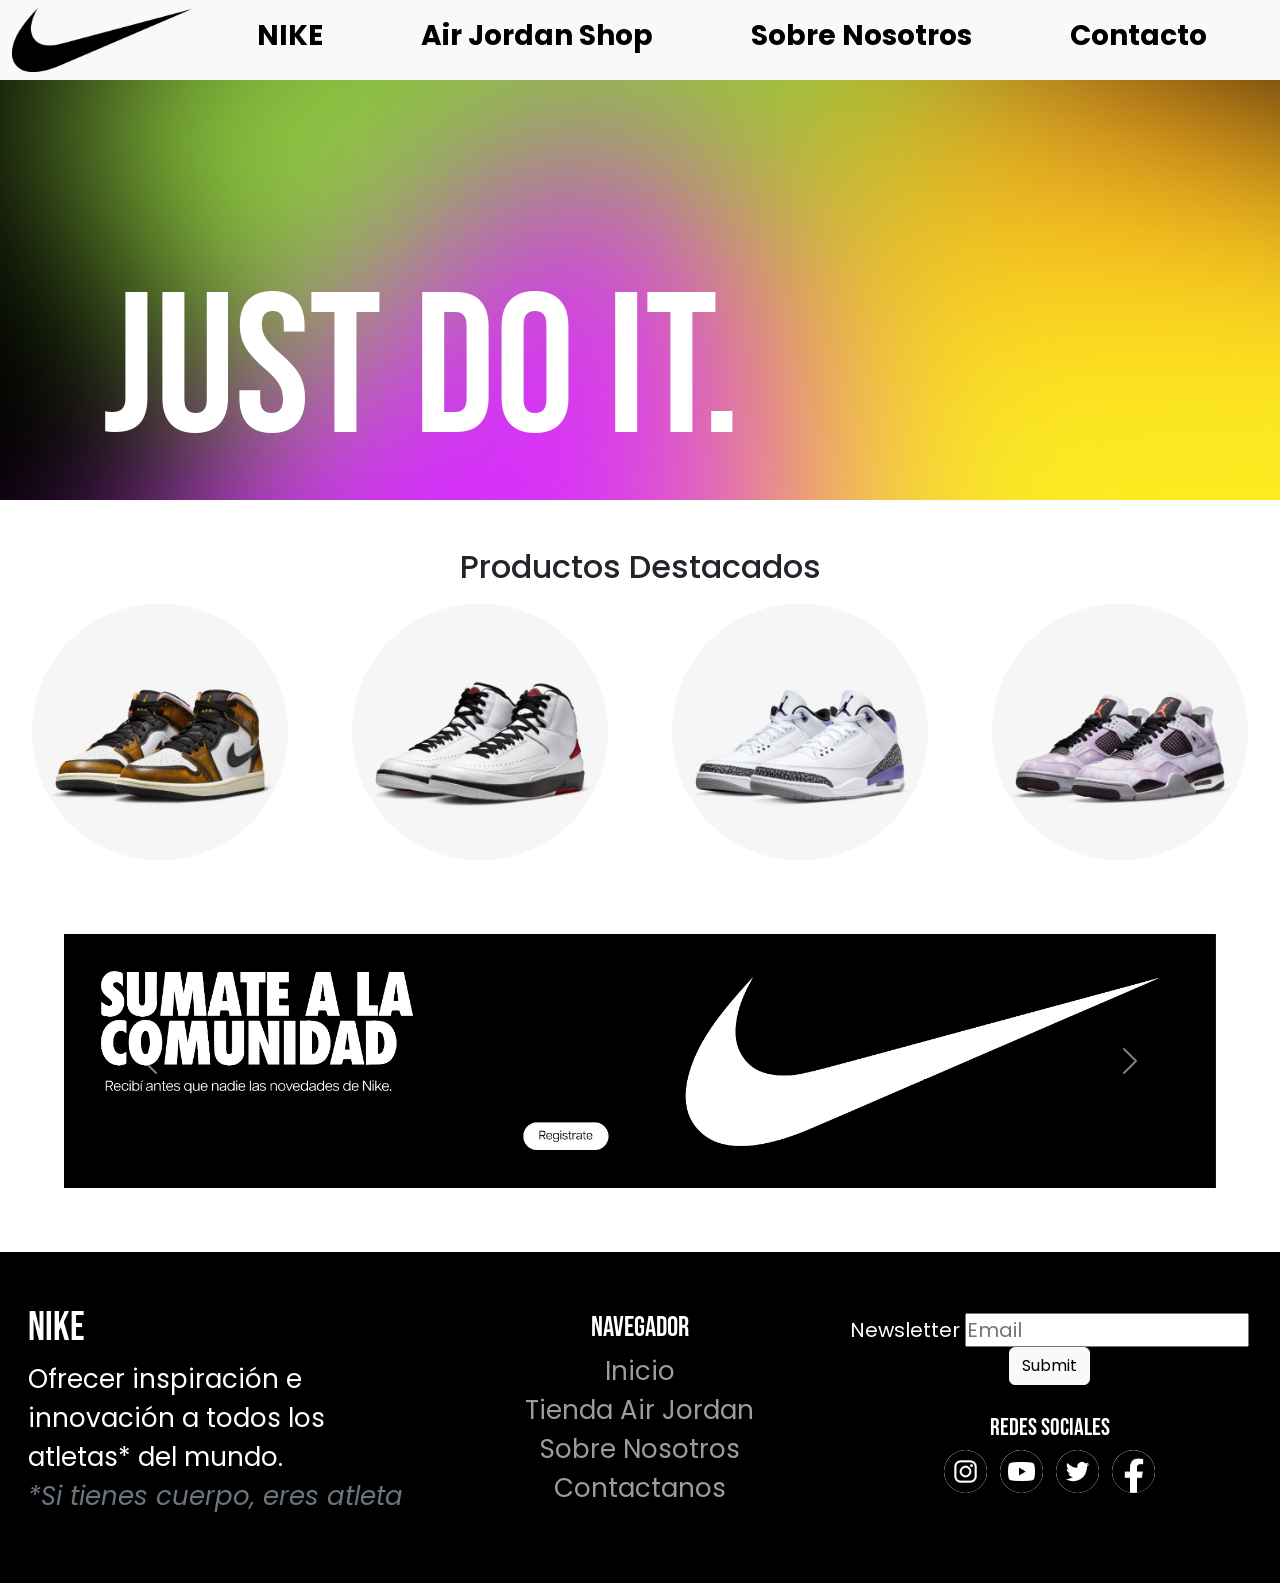
<file: index.html>
<!DOCTYPE html>
<html lang="es">
<head>
    <meta charset="UTF-8">
    <meta name="viewport" content="width=device-width, initial-scale=1.0">
    <meta name="description" content="Aprovechá Más estilos Nike. Zapatillas, Accesorios y mucho más. Modelos: Fútbol, Running, Basket, Dunk, Jordan.">
    <meta name="keywords"  content="zapatillas, moda, running, jordan, nike, deportivo, basket">
    <link rel="icon" href="imagenes/nikeIcon.png">
    <title>Nike Shop</title>
    <link href="https://cdn.jsdelivr.net/npm/bootstrap@5.3.1/dist/css/bootstrap.min.css" rel="stylesheet" integrity="sha384-4bw+/aepP/YC94hEpVNVgiZdgIC5+VKNBQNGCHeKRQN+PtmoHDEXuppvnDJzQIu9" crossorigin="anonymous">
    <link rel="preconnect" href="https://fonts.googleapis.com">
    <link rel="preconnect" href="https://fonts.gstatic.com" crossorigin>
    <link href="https://fonts.googleapis.com/css2?family=Bebas+Neue&family=Poppins:wght@400;700&display=swap" rel="stylesheet">
    <link rel="stylesheet" href="css/estilos.css">
</head>
<body>
    <header>
        <nav class="navbar navbar-expand-lg bg-body-tertiary">
            <div class="container-fluid justify-content-space">
                <a class="navbar-brand" href="index.html"><img class="banner-img" src="imagenes/LogoNike.png" alt="Logo de NIKE en negro"></a>
                <button class="navbar-toggler" type="button" data-bs-toggle="collapse" data-bs-target="#navbarSupportedContent" aria-controls="navbarSupportedContent" aria-expanded="false" aria-label="Toggle navigation">
                    <span class="navbar-toggler-icon"></span>
                </button>
                <div class="collapse navbar-collapse justify-content-start" id="navbarSupportedContent">
                    <ul class="navbar-nav text-center container justify-content-around">
                        <li class="nav-item h3 fw-bold">
                            <a class="nav-link active resaltar" href="index.html">NIKE</a>
                        </li>
                        <li class="nav-item h3 fw-bold">
                            <a class="nav-link active resaltar" href="productos.html">Air Jordan Shop</a>
                        </li>
                        <li class="nav-item h3 fw-bold">
                            <a class="nav-link active resaltar" href="nosotros.html">Sobre Nosotros</a>
                        </li>
                        <li class="nav-item h3 fw-bold">
                            <a class="nav-link active resaltar" href="contacto.html">Contacto</a>
                        </li>
                    </ul>
                </div>
            </div>
        </nav>
    </header>
    <main>
        <section id="banner">
            <div class="banner__div">
                <h1 class="banner__div-text">JUST DO IT.</h1>
                <div class="gradiente-1"><div class="gradiente-2"></div></div>
                <div class="gradiente-3"><div class="gradiente-4"></div></div>
            </div>
        </section>

        
        <section id="muestra">
            <div class="text-center pt-5 h2">Productos Destacados</div>
            <div class="muestra__div">
                <div class="muestra__1">
                    <a class="muestra__a" href="productos.html"><img class="muestra__img-1" src="imagenes/jordan1.png" alt="Zapatilla Air Jordan 1 mid blanca y naraja"></a>
                    <a class="muestra__a" href="productos.html"><img class="muestra__img-2" src="imagenes/jordan2.png" alt="Zapatilla Air Jordan 2 mid blanca"></a>
                </div>
                <div class="muestra__2">    
                    <a class="muestra__a" href="productos.html"><img class="muestra__img-3" src="imagenes/jordan3.png" alt="Zapatilla Air Jordan 3 low blanca"></a>
                    <a class="muestra__a" href="productos.html"><img class="muestra__img-4" src="imagenes/jordan4.png" alt="Zapatilla Air Jordan 4 low blanca y rosa"></a>
                </div>
            </div>
        </section>

        <section id="carousel">
            <div id="carouselControl" class="carousel slide" data-bs-ride="carousel">
                <div class="carousel-inner">
                  <div class="carousel-item active">
                    <a href="contacto.html"><img src="imagenes/bannerContacto.jpg" class="d-block w-100" alt="Leyenda Sumate a la comunidad, en fondo negro con logo Nike"></a>
                  </div>
                  <div class="carousel-item">
                    <a href="productos.html"><img src="imagenes/descuento.png" class="d-block w-100" alt="Leyenda nike oportunidades, hasta 20% de descuento."></a>
                  </div>
                  <div class="carousel-item">
                    <a href="productos.html"><img src="imagenes/bannerPromo.jpg" class="d-block w-100" alt="Envío Gratis en compras mayores a $60000 y 6 cuotas sin interes."></a>
                  </div>
                </div>
                <button class="carousel-control-prev" type="button" data-bs-target="#carouselControl" data-bs-slide="prev">
                  <span class="carousel-control-prev-icon" aria-hidden="true"></span>
                  <span class="visually-hidden">Previous</span>
                </button>
                <button class="carousel-control-next" type="button" data-bs-target="#carouselControl" data-bs-slide="next">
                  <span class="carousel-control-next-icon" aria-hidden="true"></span>
                  <span class="visually-hidden">Next</span>
                </button>
              </div>
        </section>
    </main>
    <footer>
        <div class="footer__div">
            <h2 class="h1">Nike</h2>
            <p>Ofrecer inspiración e innovación a todos los atletas* del mundo.<br> <cite class="text-secondary">*Si tienes cuerpo, eres atleta</cite></p>
        </div>
        <div class="footer__div">
            <h3 class="text-center">Navegador</h3>
            <nav class="footer__div-nav">
                <ul class="footer__div-ul">
                    <li class="footer__div-item"><a class="footer__div-a" href="#">Inicio</a></li>
                    <li class="footer__div-item"><a class="footer__div-a" href="productos.html">Tienda Air Jordan</a></li>
                    <li class="footer__div-item"><a class="footer__div-a" href="nosotros.html">Sobre Nosotros</a></li>
                    <li class="footer__div-item"><a class="footer__div-a" href="contacto.html">Contactanos</a></li>
                </ul>
            </nav>
        </div>
        <div class="footer__div-form">
            <div class="text-center">
                <form action="texto.txt">
                <label for="email">Newsletter</label>
                <input type="email" id="email" placeholder="Email">
                <input type="submit" class="btn btn-light">
                </form>
            </div>

            <div class="text-center footer__div-div">  
                <h4 class="text-center item-1">Redes Sociales</h4>
                <a class="item-2" href=""><img src="imagenes/instagram.png" alt="Seguir a Nike en Instagram"></a>
                <a class="item-3" href=""><img src="imagenes/youtube.png" alt="Seguir a Nike en Youtube"></a>
                <a class="item-4" href=""><img src="imagenes/twitter.png" alt="Seguir a Nike en Twitter"></a>
                <a class="item-5" href=""><img src="imagenes/facebook.png" alt="Seguir a Nike en Facebook"></a>
            </div>
        </div>
   </footer>
    <script src="https://cdn.jsdelivr.net/npm/bootstrap@5.3.1/dist/js/bootstrap.bundle.min.js" integrity="sha384-HwwvtgBNo3bZJJLYd8oVXjrBZt8cqVSpeBNS5n7C8IVInixGAoxmnlMuBnhbgrkm" crossorigin="anonymous"></script>
</body>
</html>
</file>
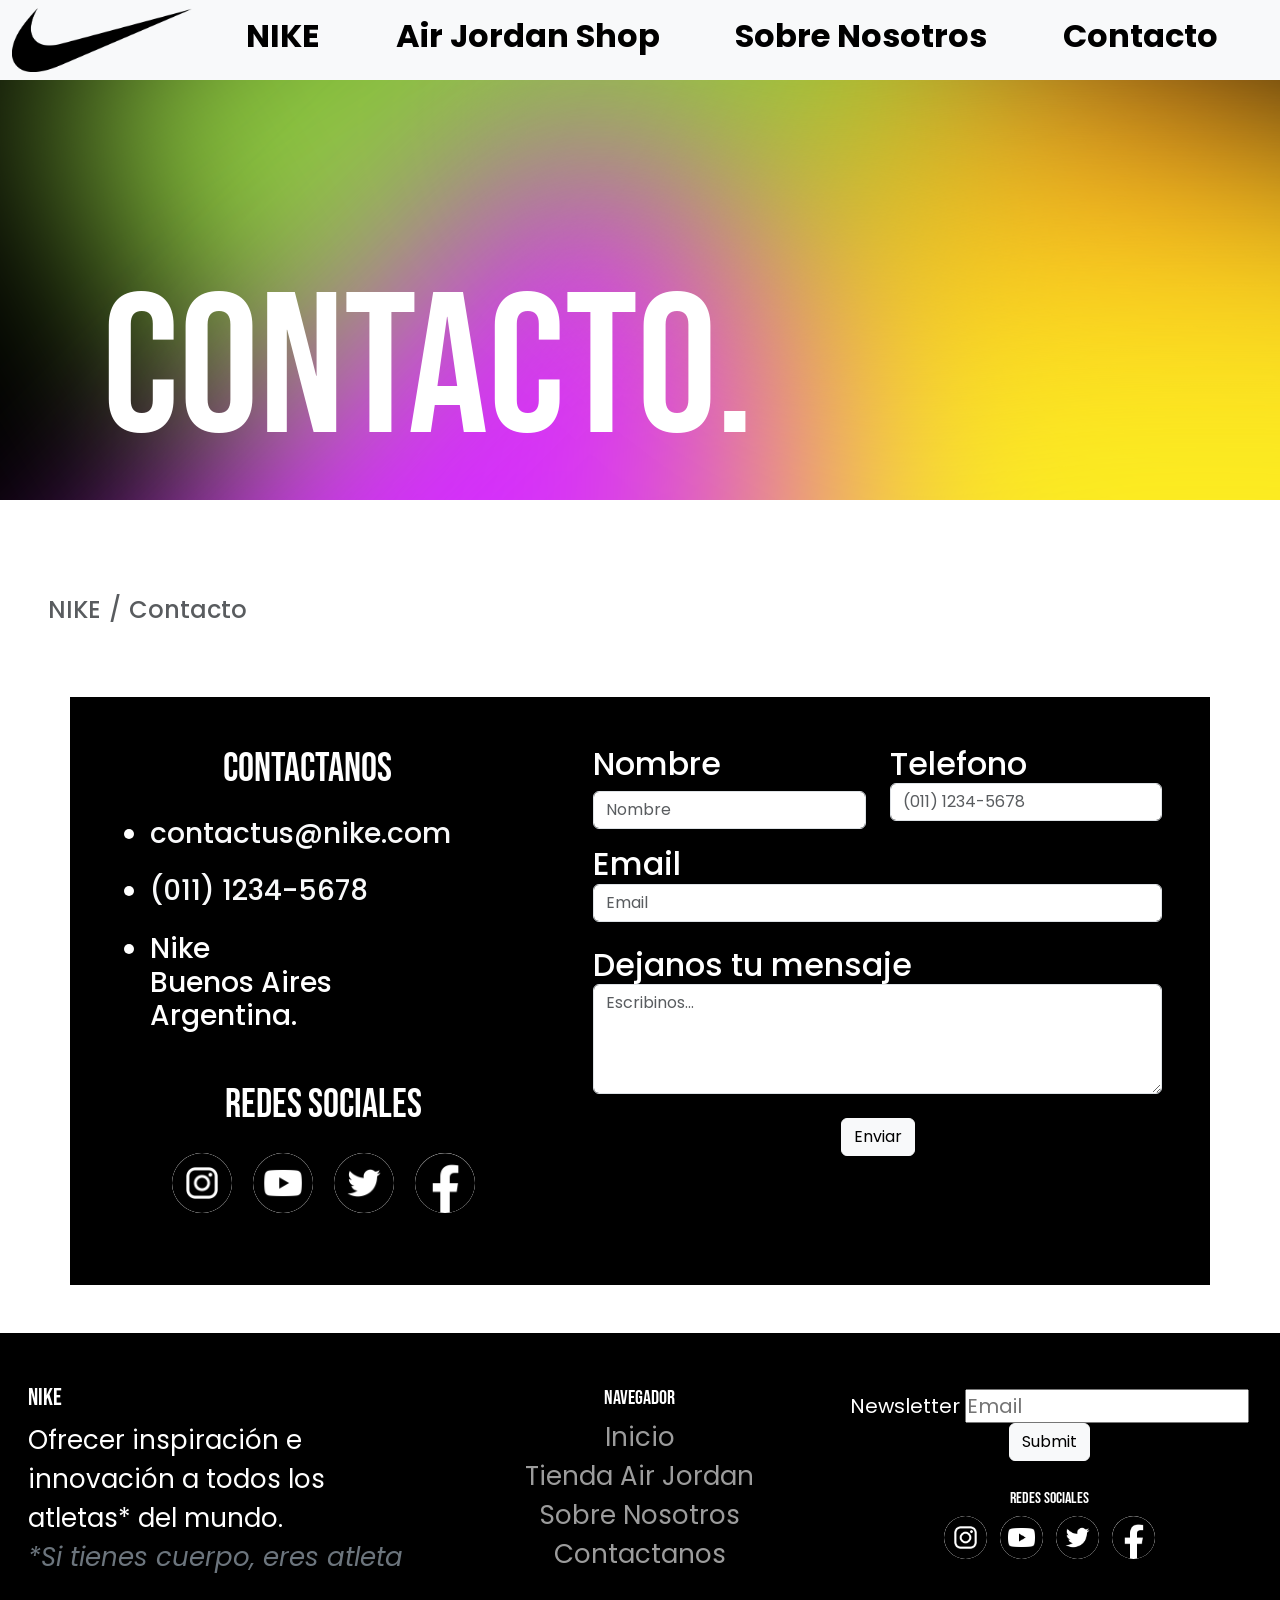
<file: contacto.html>
<!DOCTYPE html>
<html lang="es">
<head>
    <meta charset="UTF-8">
    <meta name="viewport" content="width=device-width, initial-scale=1.0">
    <meta name="description" content="Contactanos por los canales oficiales de Nike, atencion via telefónica o presencial en nuestras tiendas">
    <meta name="keywords"  content="zapatillas, moda, running, jordan, nike, deportivo, basket">
    <link rel="icon" href="imagenes/nikeIcon.png">
    <title>Contacto - Nike</title>
    <link href="https://cdn.jsdelivr.net/npm/bootstrap@5.3.1/dist/css/bootstrap.min.css" rel="stylesheet" integrity="sha384-4bw+/aepP/YC94hEpVNVgiZdgIC5+VKNBQNGCHeKRQN+PtmoHDEXuppvnDJzQIu9" crossorigin="anonymous">
    <link rel="preconnect" href="https://fonts.googleapis.com">
    <link rel="preconnect" href="https://fonts.gstatic.com" crossorigin>
    <link href="https://fonts.googleapis.com/css2?family=Bebas+Neue&family=Poppins&display=swap" rel="stylesheet">
    <link rel="stylesheet" href="css/estilos.css">
</head>
<body>
    <header>
        <nav class="navbar navbar-expand-lg bg-body-tertiary">
            <div class="container-fluid justify-content-space">
                <a class="navbar-brand" href="index.html"><img class="banner-img resaltar" src="imagenes/LogoNike.png" alt="Logo de NIKE en negro"></a>
                <button class="navbar-toggler" type="button" data-bs-toggle="collapse" data-bs-target="#navbarSupportedContent" aria-controls="navbarSupportedContent" aria-expanded="false" aria-label="Toggle navigation">
                    <span class="navbar-toggler-icon"></span>
                </button>
                <div class="collapse navbar-collapse justify-content-start" id="navbarSupportedContent">
                    <ul class="navbar-nav text-center container justify-content-around">
                        <li class="nav-item h2 fw-bold">
                            <a class="nav-link active resaltar" href="index.html">NIKE</a>
                        </li>
                        <li class="nav-item h2 fw-bold">
                            <a class="nav-link active resaltar" href="productos.html">Air Jordan Shop</a>
                        </li>
                        <li class="nav-item h2 fw-bold">
                            <a class="nav-link active resaltar" href="nosotros.html">Sobre Nosotros</a>
                        </li>
                        <li class="nav-item h2 fw-bold">
                            <a class="nav-link active resaltar" href="contacto.html">Contacto</a>
                        </li>
                    </ul>
                </div>
            </div>
        </nav>
    </header>
    <main>
        <section id="banner" class="pb-5">
            <div class="banner__div">
                <h1 class="banner__div-text">CONTACTO.</h1>
                <div class="gradiente-1"><div class="gradiente-2"></div></div>
                <div class="gradiente-3"><div class="gradiente-4"></div></div>
            </div>
        </section>

        <div class="p-5 h4">
            <nav aria-label="breadcrumb">
                <ol class="breadcrumb">
                  <li class="breadcrumb-item"><a class="text-decoration-none text-muted" href="index.html">NIKE</a></li>
                  <li class="breadcrumb-item"><a class="text-decoration-none text-muted" href="#.html">Contacto</a></li>
                </ol>
            </nav>
        </div>

        <section id="contacto" class="container-fluid pb-5">
            <div class="container text-white contacto__info">
                <div class="row">
                    <div class="col-lg-5 p-5">
                        <h2 class="text-center mb-4 h1">Contactanos</h2>
                        <ul>
                            <li class="mb-4 h3"><a href="mailto:contactus@nike.com" class="text-light text-decoration-none">contactus@nike.com</a></li>
                            <li class="mb-4 h3"><a href="tel:(011)1234-5678" class="text-light text-decoration-none">(011) 1234-5678</a></li>
                            <li class="mb-4 h3">Nike <br> Buenos Aires <br> Argentina.
                                <div class="container pt-5">
                                    <div class="row">
                                        <h3 class="text-center h1">Redes Sociales</h3>
                                        <div class="text-center d-flex pt-3 justify-content-around"> 
                                            <a class="item-2" href=""><img class="iconos" src="imagenes/instagram.png" alt="Seguir a Nike en Instagram"></a>
                                            <a class="item-3" href=""><img class="iconos" src="imagenes/youtube.png" alt="Seguir a Nike en Youtube"></a>
                                            <a class="item-4" href=""><img class="iconos" src="imagenes/twitter.png" alt="Seguir a Nike en Twitter"></a>
                                            <a class="item-5" href=""><img class="iconos" src="imagenes/facebook.png" alt="Seguir a Nike en Facebook"></a>                    
                                        </div>
                                    </div>
                                </div>
                            </li>
                        </ul>
                    </div>
            
                    <div class="col-lg-7 p-5 contacto__info-cliente">
                        <form action="texto.txt">
                            <div class="row">
                                <div class="col-sm-6 mb-3">
                                    <div class="form-group">
                                        <label class="required-field h2" for="firstName">Nombre</label>
                                        <input type="text" class="form-control" id="firstName" name="firstName" placeholder="Nombre">
                                    </div>
                                </div>
                                
                                <div class="col-sm-6 mb-3">
                                    <div class="form-group h2">
                                        <label for="phone">Telefono</label>
                                        <input type="tel" class="form-control" id="phone" name="phone" placeholder="(011) 1234-5678">
                                    </div>
                                </div>

                                <div class="col-sm-12 mb-3">
                                    <div class="form-group h2">
                                        <label for="mail">Email</label>
                                        <input type="text" class="form-control" id="mail" name="mail" placeholder="Email">
                                    </div>
                                </div>
            
            
                                <div class="col-sm-12 mb-3">
                                    <div class="form-group h2">
                                        <label for="message">Dejanos tu mensaje</label>
                                        <textarea class="form-control" id="message" name="message" rows="4" placeholder="Escribinos..."></textarea>
                                    </div>
                                </div>
            
                                <div class="col-sm-12  text-center">
                                    <button type="submit" name="submit" class="btn btn-light">Enviar</button>
                                </div>
                            </div>
                        </form>
                    </div>                
                </div>
            </div>
        </section> 
    </main>
    <footer>
        <div class="footer__div">
            <h4>Nike</h4>
            <p>Ofrecer inspiración e innovación a todos los atletas* del mundo.<br> <cite class="text-secondary">*Si tienes cuerpo, eres atleta</cite></p>
        </div>
        <div class="footer__div">
            <h5 class="text-center">Navegador</h5>
            <nav class="footer__div-nav">
                <ul class="footer__div-ul">
                    <li class="footer__div-item"><a class="footer__div-a" href="index.html">Inicio</a></li>
                    <li class="footer__div-item"><a class="footer__div-a" href="productos.html">Tienda Air Jordan</a></li>
                    <li class="footer__div-item"><a class="footer__div-a" href="nosotros.html">Sobre Nosotros</a></li>
                    <li class="footer__div-item"><a class="footer__div-a" href="contacto.html">Contactanos</a></li>
                </ul>
            </nav>
        </div>
        <div class="footer__div-form">
            <div class="text-center">
                <form action="texto.txt">
                <label for="email">Newsletter</label>
                <input type="email" id="email" placeholder="Email">
                <input type="submit" class="btn btn-light">
                </form>
            </div>
            
            <div class="text-center footer__div-div">  
                <h6 class="text-center item-1">Redes Sociales</h6>
                <a class="item-2" href=""><img src="imagenes/instagram.png" alt="Seguir a Nike en Instagram"></a>
                <a class="item-3" href=""><img src="imagenes/youtube.png" alt="Seguir a Nike en Youtube"></a>
                <a class="item-4" href=""><img src="imagenes/twitter.png" alt="Seguir a Nike en Twitter"></a>
                <a class="item-5" href=""><img src="imagenes/facebook.png" alt="Seguir a Nike en Facebook"></a>
            </div>
        </div>
   </footer>
    <script src="https://cdn.jsdelivr.net/npm/bootstrap@5.3.1/dist/js/bootstrap.bundle.min.js" integrity="sha384-HwwvtgBNo3bZJJLYd8oVXjrBZt8cqVSpeBNS5n7C8IVInixGAoxmnlMuBnhbgrkm" crossorigin="anonymous"></script>
</body>
</html>
</file>
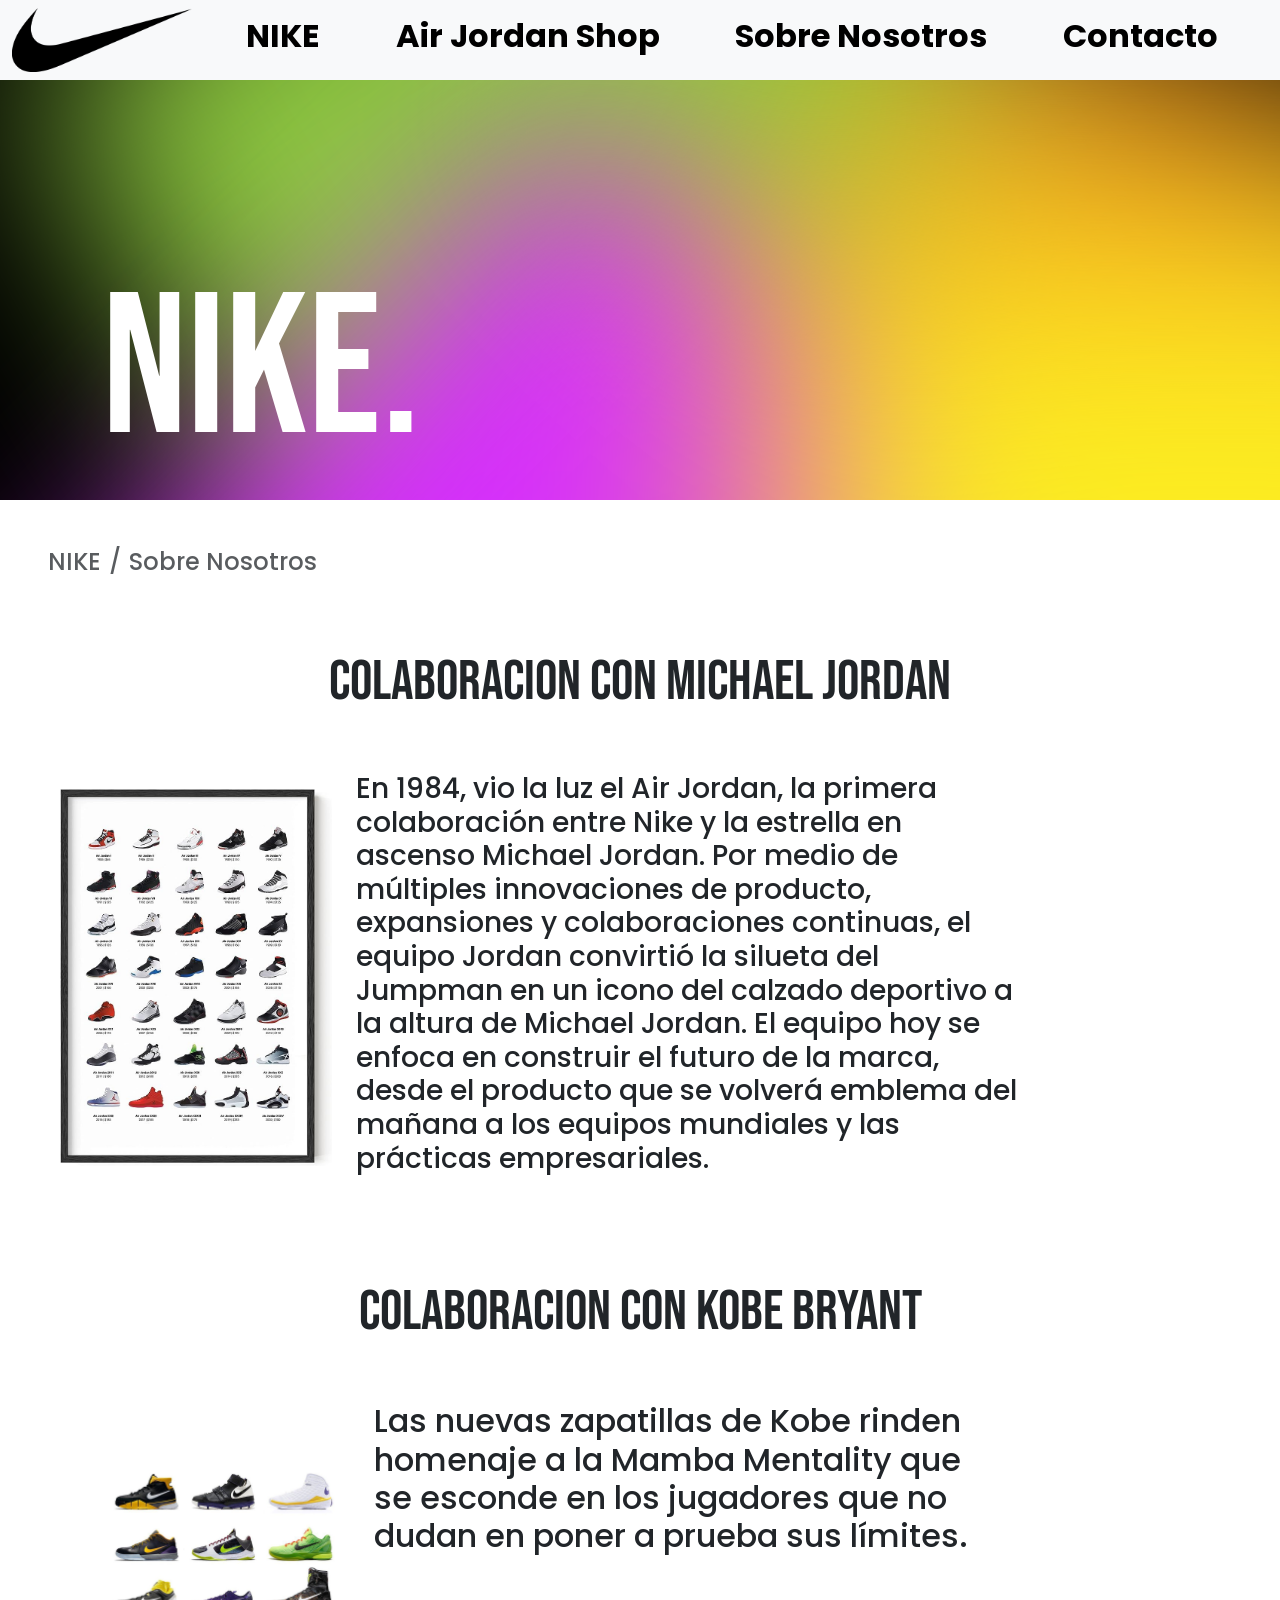
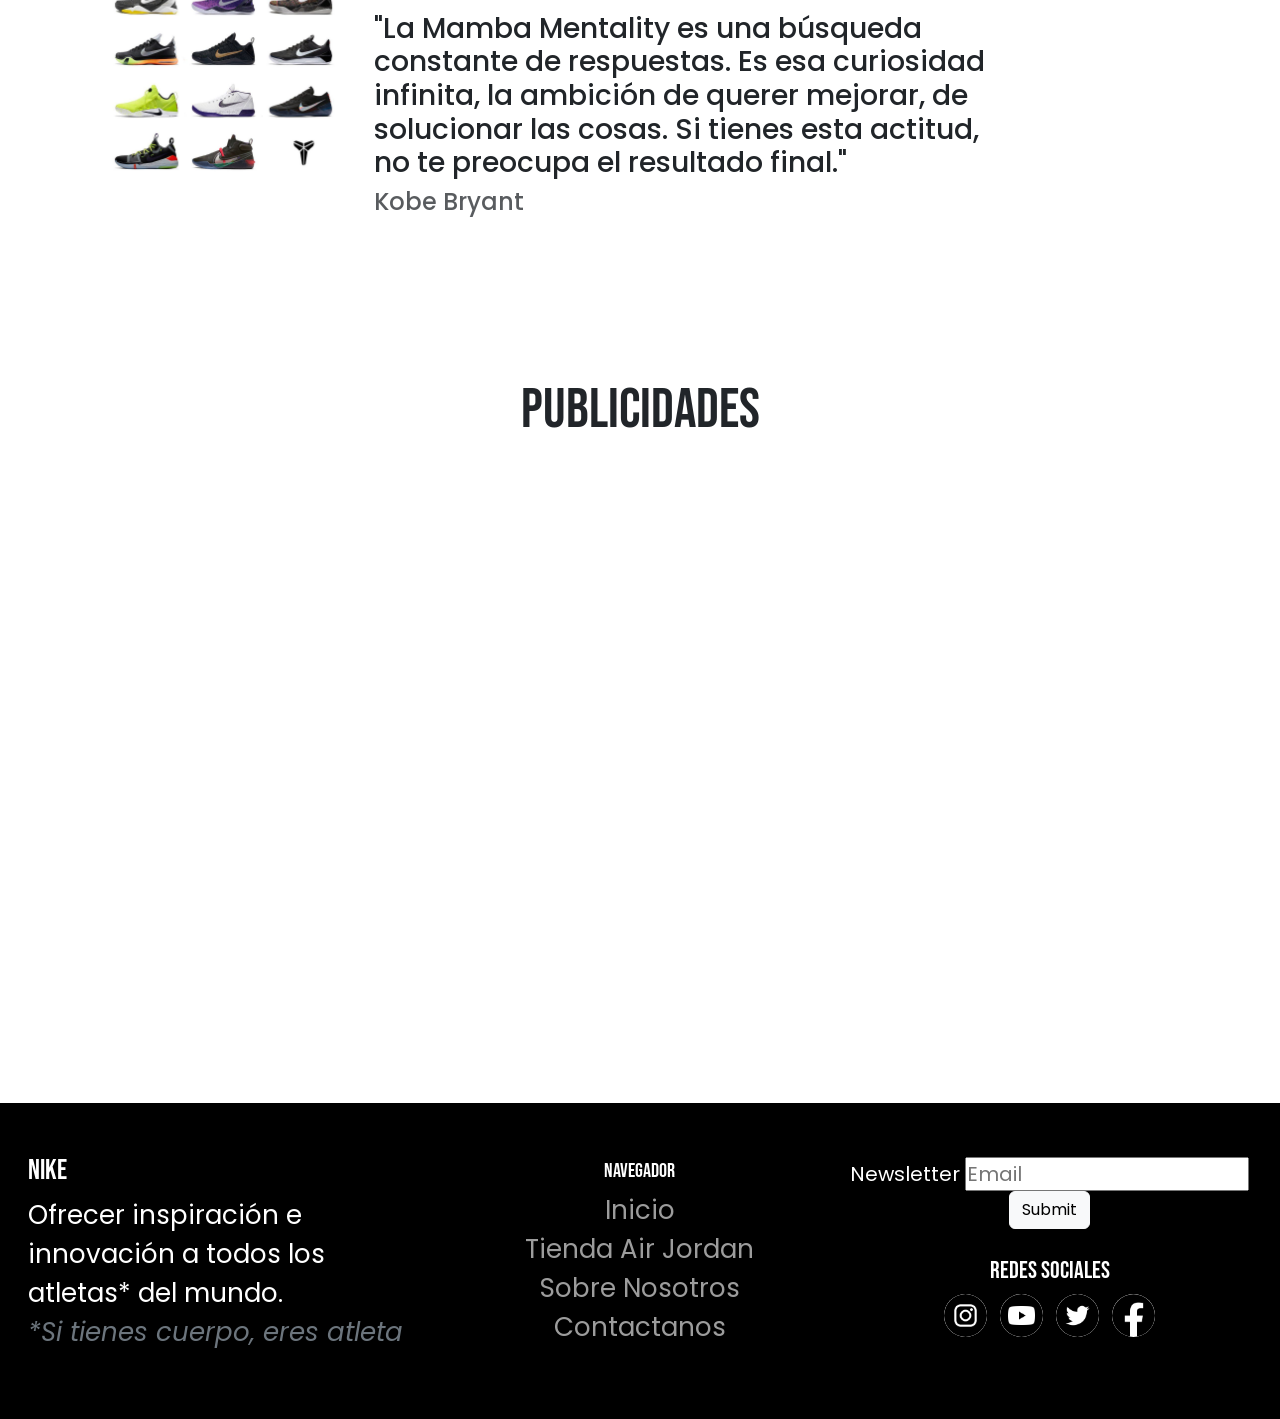
<file: nosotros.html>
<!DOCTYPE html>
<html lang="es">
<head>
    <meta charset="UTF-8">
    <meta name="viewport" content="width=device-width, initial-scale=1.0">
    <meta name="description" content="Conocé los diferentes productos Nike y su historia.">
    <meta name="keywords"  content="zapatillas, moda, running, jordan, nike, pantalon, deportivo, ropa, remera, buzo">
    <link rel="icon" href="imagenes/nikeIcon.png">
    <title>Sobre nosotros - Nike</title>
    <link href="https://cdn.jsdelivr.net/npm/bootstrap@5.3.1/dist/css/bootstrap.min.css" rel="stylesheet" integrity="sha384-4bw+/aepP/YC94hEpVNVgiZdgIC5+VKNBQNGCHeKRQN+PtmoHDEXuppvnDJzQIu9" crossorigin="anonymous">
    <link rel="preconnect" href="https://fonts.googleapis.com">
    <link rel="preconnect" href="https://fonts.gstatic.com" crossorigin>
    <link href="https://fonts.googleapis.com/css2?family=Bebas+Neue&family=Poppins&display=swap" rel="stylesheet">
    <link rel="stylesheet" href="css/estilos.css">
</head>
<body>
    <header>
        <nav class="navbar navbar-expand-lg bg-body-tertiary">
            <div class="container-fluid justify-content-space">
                <a class="navbar-brand" href="index.html"><img class="banner-img resaltar" src="imagenes/LogoNike.png" alt="Logo de NIKE en negro"></a>
                <button class="navbar-toggler" type="button" data-bs-toggle="collapse" data-bs-target="#navbarSupportedContent" aria-controls="navbarSupportedContent" aria-expanded="false" aria-label="Toggle navigation">
                    <span class="navbar-toggler-icon"></span>
                </button>
                <div class="collapse navbar-collapse justify-content-start" id="navbarSupportedContent">
                    <ul class="navbar-nav text-center container justify-content-around">
                        <li class="nav-item h2 fw-bold">
                            <a class="nav-link active resaltar" href="index.html">NIKE</a>
                        </li>
                        <li class="nav-item h2 fw-bold">
                            <a class="nav-link active resaltar" href="productos.html">Air Jordan Shop</a>
                        </li>
                        <li class="nav-item h2 fw-bold">
                            <a class="nav-link active resaltar" href="nosotros.html">Sobre Nosotros</a>
                        </li>
                        <li class="nav-item h2 fw-bold">
                            <a class="nav-link active resaltar" href="contacto.html">Contacto</a>
                        </li>
                    </ul>
                </div>
            </div>
        </nav>
    </header>
    <main>
        <section id="banner">
            <div class="banner__div">
                <h1 class="banner__div-text">NIKE.</h1>
                <div class="gradiente-1"><div class="gradiente-2"></div></div>
                <div class="gradiente-3"><div class="gradiente-4"></div></div>
            </div>
        </section>

        <div class="p-5 h4">
            <nav aria-label="breadcrumb">
                <ol class="breadcrumb">
                  <li class="breadcrumb-item"><a class="text-decoration-none text-muted" href="index.html">NIKE</a></li>
                  <li class="breadcrumb-item"><a class="text-decoration-none text-muted" href="#">Sobre Nosotros</a></li>
                </ol>
            </nav>
        </div>
    
        <section id="nosotros">
            <article class="container-fluid">
                <h2 class="text-center display-4">Colaboracion con Michael Jordan</h2>
                <div class="p-5 row align-items-center">
                    <div class="col-12 col-sm-12 col-md-12 col-lg-3 ">
                        <img class="col-12 col-sm-12 col-md-12 col-lg-12" src="imagenes/jordanShoes.jpg" alt="">
                    </div>
                    <div class="col-sm-12 col-md-12 col-lg-7 ">
                        <p class="h3 text-justify"> En 1984, vio la luz el Air Jordan, la primera colaboración entre Nike y la estrella en ascenso Michael Jordan. Por medio de múltiples innovaciones de producto, expansiones y colaboraciones continuas, el equipo Jordan convirtió la silueta del Jumpman en un icono del calzado deportivo a la altura de Michael Jordan. El equipo hoy se enfoca en construir el futuro de la marca, desde el producto que se volverá emblema del mañana a los equipos mundiales y las prácticas empresariales.</p>
                    </div>
                </div>
            </article>

            <article class="container-fluid p-5">
                <h2 class="text-center display-4">Colaboracion con Kobe Bryant</h2>
                <div class="p-5 row align-items-center">
                    <div class="col-12 col-sm-12 col-md-12 col-lg-3">
                        <img class="col-12 col-sm-12 col-md-12 col-lg-12" src="imagenes/mambaShoes.jpg" alt="">
                    </div>
                    <div class="col-sm-12 col-md-12 col-lg-7 ">
                        <p class="h2 pb-5">Las nuevas zapatillas de Kobe rinden homenaje a la Mamba Mentality que se esconde en los jugadores que no dudan en poner a prueba sus límites.<br><blockquote class="h3">"La Mamba Mentality es una búsqueda constante de respuestas. Es esa curiosidad infinita, la ambición de querer mejorar, de solucionar las cosas. Si tienes esta actitud, no te preocupa el resultado final."</blockquote> <small class="text-muted h4">Kobe Bryant</small></p>
                    </div>
                </div>
            </article>

            <article class="container-fluid p-5">
                <h2 class="text-center display-4">Publicidades</h2>
                <div class="p-5 row align-items-center">
                    <div class="col-lg-4">
                        <iframe src="https://www.youtube.com/embed/4gncBADVKkw" title="Nike - Tú Sin Límites" frameborder="0" allow="accelerometer; autoplay; clipboard-write; encrypted-media; gyroscope; picture-in-picture; web-share" allowfullscreen></iframe>
                    </div>
                    <div class="col-lg-4">
                        <iframe src="https://www.youtube.com/embed/NljGurzPM2g" title="Nike presenta: Just Do It -- Possibilities" frameborder="0" allow="accelerometer; autoplay; clipboard-write; encrypted-media; gyroscope; picture-in-picture; web-share" allowfullscreen></iframe>
                    </div>
                    <div class="col-lg-4">
                        <iframe src="https://www.youtube.com/embed/Tz2643pkb6k" title="Nike: Find your greatness/ Encuentra tu grandeza" frameborder="0" allow="accelerometer; autoplay; clipboard-write; encrypted-media; gyroscope; picture-in-picture; web-share" allowfullscreen></iframe>
                    </div>
                </div> 
            </article>

        </section>
    </main>
    <footer>
        <div class="footer__div">
            <h3>Nike</h3>
            <p>Ofrecer inspiración e innovación a todos los atletas* del mundo.<br> <cite class="text-secondary">*Si tienes cuerpo, eres atleta</cite></p>
        </div>
        <div class="footer__div">
            <h5 class="text-center">Navegador</h5>
            <nav class="footer__div-nav">
                <ul class="footer__div-ul">
                    <li class="footer__div-item"><a class="footer__div-a" href="index.html">Inicio</a></li>
                    <li class="footer__div-item"><a class="footer__div-a" href="productos.html">Tienda Air Jordan</a></li>
                    <li class="footer__div-item"><a class="footer__div-a" href="#">Sobre Nosotros</a></li>
                    <li class="footer__div-item"><a class="footer__div-a" href="contacto.html">Contactanos</a></li>
                </ul>
            </nav>
        </div>
        <div class="footer__div-form">
            <div class="text-center">
                <form action="texto.txt">
                <label for="email">Newsletter</label>
                <input type="email" id="email" placeholder="Email">
                <input type="submit" class="btn btn-light">
                </form>
            </div>

            <div class="text-center footer__div-div">  
                <h4 class="text-center item-1">Redes Sociales</h4>
                <a class="item-2" href=""><img src="imagenes/instagram.png" alt="Seguir a Nike en Instagram"></a>
                <a class="item-3" href=""><img src="imagenes/youtube.png" alt="Seguir a Nike en Youtube"></a>
                <a class="item-4" href=""><img src="imagenes/twitter.png" alt="Seguir a Nike en Twitter"></a>
                <a class="item-5" href=""><img src="imagenes/facebook.png" alt="Seguir a Nike en Facebook"></a>
            </div>
        </div>
    </footer>
    <script src="https://cdn.jsdelivr.net/npm/bootstrap@5.3.1/dist/js/bootstrap.bundle.min.js" integrity="sha384-HwwvtgBNo3bZJJLYd8oVXjrBZt8cqVSpeBNS5n7C8IVInixGAoxmnlMuBnhbgrkm" crossorigin="anonymous"></script>
</body>
</html>
</file>
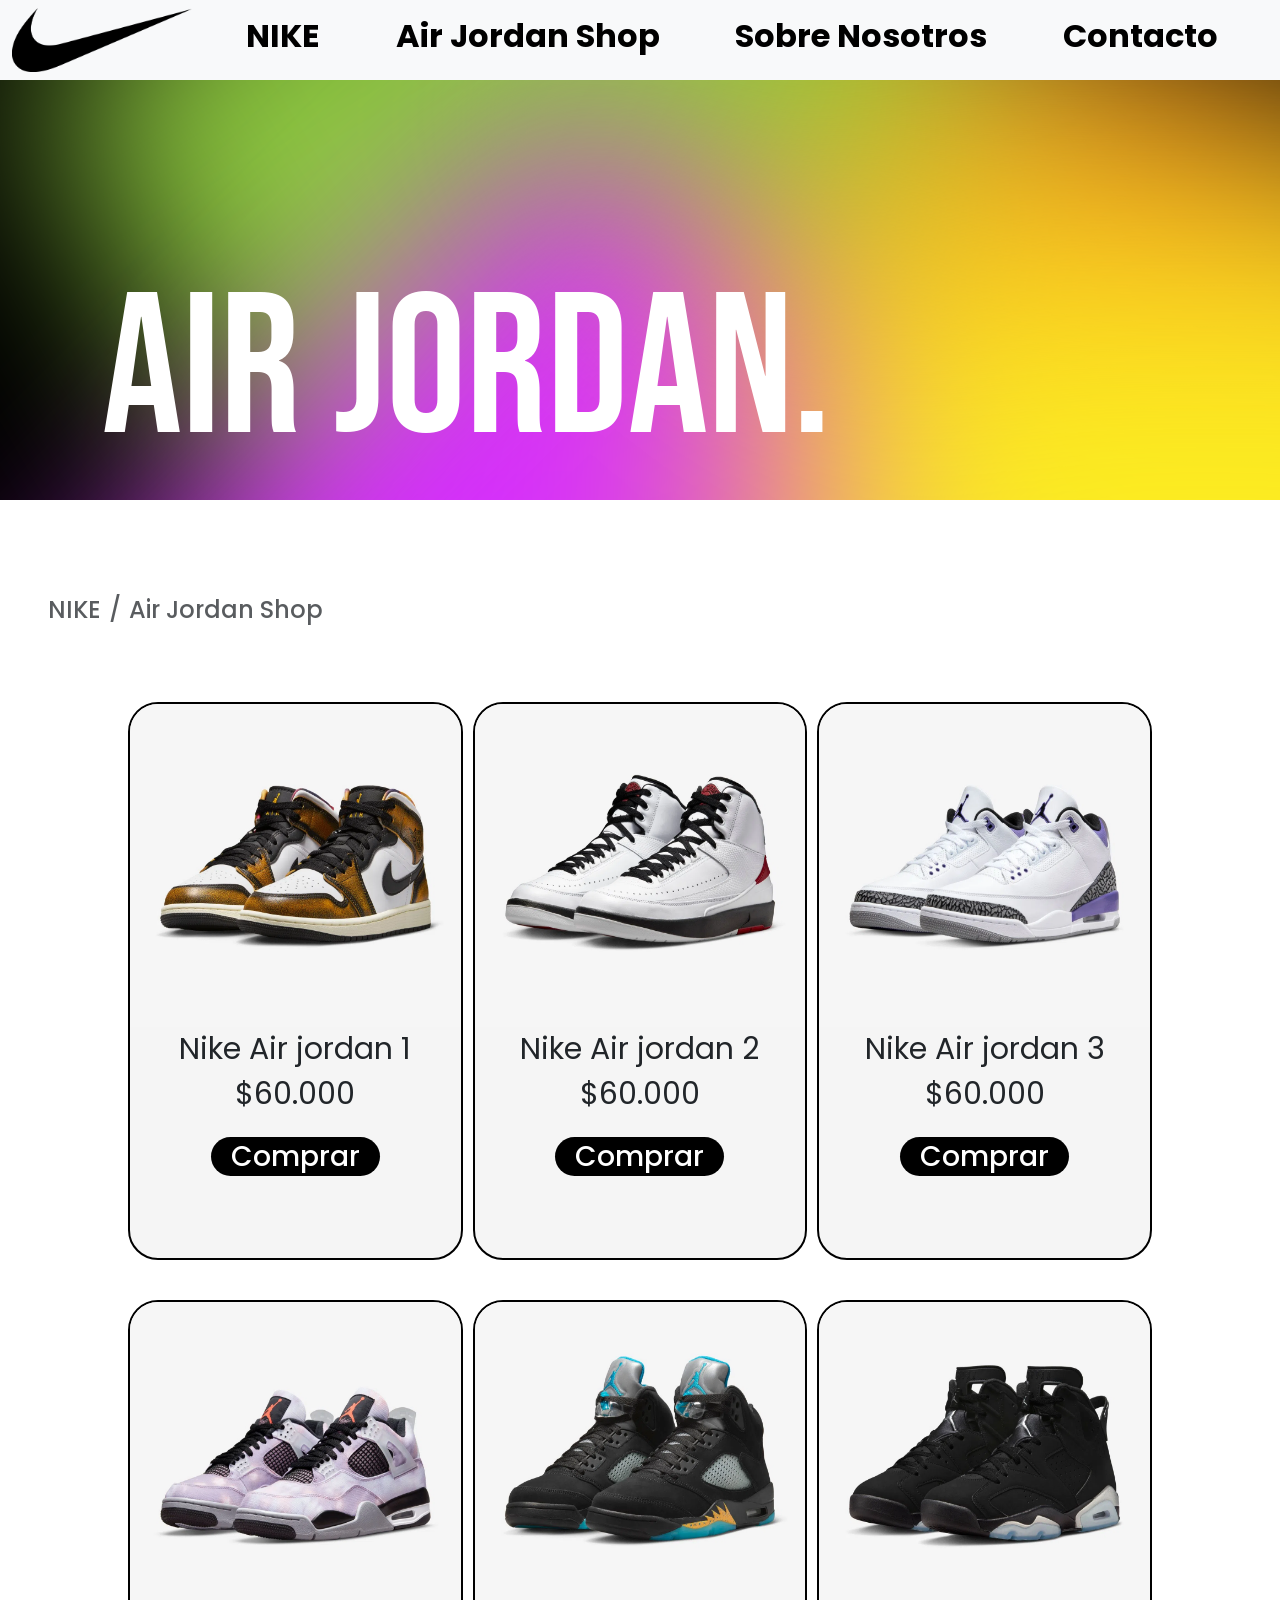
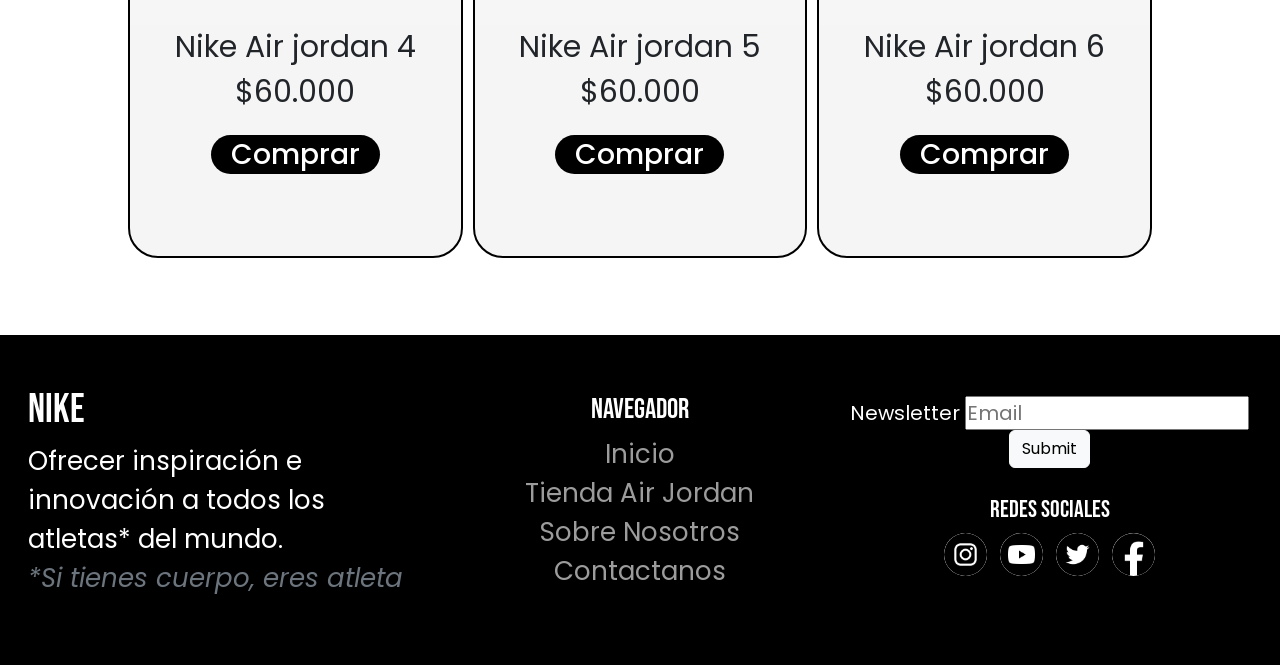
<file: productos.html>
<!DOCTYPE html>
<html lang="es">
<head>
    <meta charset="UTF-8">
    <meta name="viewport" content="width=device-width, initial-scale=1.0">
    <meta name="description" content="Tienda oficial de Nike Air Jordan.">
    <meta name="keywords"  content="zapatillas, moda, running, jordan, nike, pantalon, deportivo, ropa, remera, buzo">
    <link rel="icon" href="imagenes/nikeIcon.png">
    <title>Air Jordan Shop</title>
    <link href="https://cdn.jsdelivr.net/npm/bootstrap@5.3.1/dist/css/bootstrap.min.css" rel="stylesheet" integrity="sha384-4bw+/aepP/YC94hEpVNVgiZdgIC5+VKNBQNGCHeKRQN+PtmoHDEXuppvnDJzQIu9" crossorigin="anonymous">
    <link rel="preconnect" href="https://fonts.googleapis.com">
    <link rel="preconnect" href="https://fonts.gstatic.com" crossorigin>
    <link href="https://fonts.googleapis.com/css2?family=Bebas+Neue&family=Poppins&display=swap" rel="stylesheet">
    <link rel="stylesheet" href="css/estilos.css">
</head>
<body>
    <header>
        <nav class="navbar navbar-expand-lg bg-body-tertiary">
            <div class="container-fluid justify-content-space">
                <a class="navbar-brand" href="index.html"><img class="banner-img resaltar" src="imagenes/LogoNike.png" alt="Logo de NIKE en negro"></a>
                <button class="navbar-toggler" type="button" data-bs-toggle="collapse" data-bs-target="#navbarSupportedContent" aria-controls="navbarSupportedContent" aria-expanded="false" aria-label="Toggle navigation">
                    <span class="navbar-toggler-icon"></span>
                </button>
                <div class="collapse navbar-collapse justify-content-start" id="navbarSupportedContent">
                    <ul class="navbar-nav text-center container justify-content-around">
                        <li class="nav-item h2 fw-bold">
                            <a class="nav-link active resaltar" href="index.html">NIKE</a>
                        </li>
                        <li class="nav-item h2 fw-bold">
                            <a class="nav-link active resaltar" href="productos.html">Air Jordan Shop</a>
                        </li>
                        <li class="nav-item h2 fw-bold">
                            <a class="nav-link active resaltar" href="nosotros.html">Sobre Nosotros</a>
                        </li>
                        <li class="nav-item h2 fw-bold">
                            <a class="nav-link active resaltar" href="contacto.html">Contacto</a>
                        </li>
                    </ul>
                </div>
            </div>
        </nav>
    </header>
    <main>
        <section id="banner" class="pb-5">
            <div class="banner__div">
                <h1 class="banner__div-text">AIR JORDAN.</h1>
                <div class="gradiente-1"><div class="gradiente-2"></div></div>
                <div class="gradiente-3"><div class="gradiente-4"></div></div>
            </div>
        </section>

        <div class="p-5 h4">
            <nav aria-label="breadcrumb">
                <ol class="breadcrumb">
                  <li class="breadcrumb-item"><a class="text-decoration-none text-muted" href="index.html">NIKE</a></li>
                  <li class="breadcrumb-item"><a class="text-decoration-none text-muted" href="#.html">Air Jordan Shop</a></li>
                </ol>
            </nav>
        </div>

        <section id="productos">
            <article class="productos__article">
                <a href="#"><img class="img-producto" src="imagenes/jordan1.png" alt="zapatilla Air Jordan 1 mid blanca y naranja"></a>
                <p>Nike Air jordan 1<br>$60.000</p>
                <a href="#"><h5>Comprar</h5></a>
            </article>

            <article class="productos__article">
                <a href="#"><img class="img-producto" src="imagenes/jordan2.png" alt="zapatilla Nike Air Jordan 2 mid blanca"></a>
                <p>Nike Air jordan 2<br>$60.000</p>
                <a href="#"><h5>Comprar</h5></a>
            </article>
            
            <article class="productos__article">
                <a href="#"><img class="img-producto" src="imagenes/jordan3.png" alt="zapatilla Nike Air Jordan 3 low blanca"></a>
                <p>Nike Air jordan 3<br>$60.000</p>
                <a href="#"><h5>Comprar</h5></a>
            </article>
             
            <article class="productos__article">
                <a href="#"><img class="img-producto" src="imagenes/jordan4.png" alt="zapatilla Nike Air Jordan 4 low blanca y rosa"></a>
                <p>Nike Air jordan 4<br>$60.000</p>
                <a href="#"><h5>Comprar</h5></a>
            </article>

            <article  class="productos__article">
                <a href="#"><img class="img-producto" src="imagenes/jordan5.png" alt="zapatilla Nike Air Jordan 5 mid negra"></a>
                <p>Nike Air jordan 5<br>$60.000</p>
                <a href="#"><h5>Comprar</h5></a>
            </article>

            <article class="productos__article">
                <a href="#"><img class="img-producto" src="imagenes/jordan6.png" alt="zapatilla Nike Air Jordan 6 mid negra"></a>
                <p>Nike Air jordan 6<br>$60.000</p>
                <a href="#"><h5>Comprar</h5></a>
            </article>
        </section>
    </main>
    <footer>
        <div class="footer__div">
            <h2 class="h1">Nike</h2>
            <p>Ofrecer inspiración e innovación a todos los atletas* del mundo.<br> <cite class="text-secondary">*Si tienes cuerpo, eres atleta</cite></p>
        </div>
        <div class="footer__div">
            <h3 class="text-center">Navegador</h3>
            <nav class="footer__div-nav">
                <ul class="footer__div-ul">
                    <li class="footer__div-item"><a class="footer__div-a" href="index.html">Inicio</a></li>
                    <li class="footer__div-item"><a class="footer__div-a" href="productos.html">Tienda Air Jordan</a></li>
                    <li class="footer__div-item"><a class="footer__div-a" href="nosotros.html">Sobre Nosotros</a></li>
                    <li class="footer__div-item"><a class="footer__div-a" href="contacto.html">Contactanos</a></li>
                </ul>
            </nav>
        </div>
        <div class="footer__div-form">
            <div class="text-center">
                <form action="texto.txt">
                <label for="email">Newsletter</label>
                <input type="email" id="email" placeholder="Email">
                <input type="submit" class="btn btn-light">
                </form>
            </div>
            
            <div class="text-center footer__div-div">
                <h4 class="text-center item-1">Redes Sociales</h4>
                <a class="item-2" href=""><img src="imagenes/instagram.png" alt="Seguir a Nike en Instagram"></a>
                <a class="item-3" href=""><img src="imagenes/youtube.png" alt="Seguir a Nike en Youtube"></a>
                <a class="item-4" href=""><img src="imagenes/twitter.png" alt="Seguir a Nike en Twitter"></a>
                <a class="item-5" href=""><img src="imagenes/facebook.png" alt="Seguir a Nike en Facebook"></a>
            </div>
        </div>
   </footer>
    <script src="https://cdn.jsdelivr.net/npm/bootstrap@5.3.1/dist/js/bootstrap.bundle.min.js" integrity="sha384-HwwvtgBNo3bZJJLYd8oVXjrBZt8cqVSpeBNS5n7C8IVInixGAoxmnlMuBnhbgrkm" crossorigin="anonymous"></script>
</body>
</html>
</file>
<file: css/estilos.css>
@keyframes entrada {
  0% {
    opacity: 0;
    transform: translate(0, 50px);
  }
  30% {
    opacity: 0;
  }
  100% {
    opacity: 1;
    transform: translate(0, 0);
  }
}
* {
  padding: 0;
  margin: 0;
  font-family: "poppins", sans-serif;
}

h1 {
  font-family: "Bebas Neue", sans-serif;
}

h2 {
  font-family: "Bebas Neue", sans-serif;
}

h3 {
  font-family: "Bebas Neue", sans-serif;
}

h4 {
  font-family: "Bebas Neue", sans-serif;
}

h5 {
  font-family: "Bebas Neue", sans-serif;
}

h6 {
  font-family: "Bebas Neue", sans-serif;
}

header {
  position: fixed;
  z-index: 9999999;
  width: 100%;
}
header nav div a {
  padding: 0% !important;
}
header nav div a .banner-img {
  width: 180px;
}
header nav div div ul li .resaltar:hover {
  transform: scale(1.2);
}

#banner {
  animation: entrada 1s;
}
#banner .banner__div {
  display: flex;
  background-color: #000000;
  overflow: hidden;
  width: 100%;
  height: 500px;
  align-items: flex-end;
  justify-content: flex-end;
}
#banner .banner__div-text {
  font-family: "Bebas Neue", sans-serif;
  position: absolute;
  font-size: 200px;
  left: 8%;
  color: #ffffff;
  z-index: 3;
}
#banner .banner__div .gradiente-1 {
  position: relative;
  background-color: #8cc63f;
  width: 1000px;
  height: 900px;
  filter: blur(100px);
  transform: rotateZ(60deg);
  bottom: -100px;
  left: 20%;
  display: flex;
}
#banner .banner__div .gradiente-1 .gradiente-2 {
  position: relative;
  background-color: #f7931e;
  width: 700px;
  height: 300;
  filter: blur(100px);
  transform: rotateZ(60deg);
  bottom: 400px;
  left: 600px;
}
#banner .banner__div .gradiente-3 {
  position: relative;
  background-color: #d62cff;
  width: 600px;
  height: 900px;
  filter: blur(100px);
  transform: rotateZ(45deg);
  bottom: -600px;
  left: -500px;
  display: flex;
}
#banner .banner__div .gradiente-3 .gradiente-4 {
  position: relative;
  background-color: #fcee21;
  width: 600px;
  height: 900px;
  filter: blur(100px);
  transform: rotateZ(45deg);
  bottom: 600px;
  left: 450px;
}

#carousel {
  position: relative;
  padding-bottom: 5%;
  width: 90%;
  margin: auto;
}

#muestra {
  display: flex;
  flex-direction: column;
  width: 100%;
  justify-content: center;
  animation: entrada 1.5s;
  padding-bottom: 5%;
}
#muestra .muestra__div {
  display: flex;
  flex-direction: row;
}
#muestra .muestra__div .muestra__1, #muestra .muestra__div .muestra__2 {
  display: flex;
  flex-direction: row;
}
#muestra .muestra__div .muestra__1 .muestra__img-1, #muestra .muestra__div .muestra__2 .muestra__img-1 {
  width: 100%;
  border-radius: 100%;
  padding: 3% 10%;
}
#muestra .muestra__div .muestra__1 .muestra__img-1:hover, #muestra .muestra__div .muestra__2 .muestra__img-1:hover {
  filter: drop-shadow(5px 5px 10px #000000);
}
#muestra .muestra__div .muestra__1 .muestra__img-2, #muestra .muestra__div .muestra__2 .muestra__img-2 {
  width: 100%;
  border-radius: 100%;
  padding: 3% 10%;
}
#muestra .muestra__div .muestra__1 .muestra__img-2:hover, #muestra .muestra__div .muestra__2 .muestra__img-2:hover {
  filter: drop-shadow(5px 5px 10px #000000);
}
#muestra .muestra__div .muestra__1 .muestra__img-3, #muestra .muestra__div .muestra__2 .muestra__img-3 {
  width: 100%;
  border-radius: 100%;
  padding: 3% 10%;
}
#muestra .muestra__div .muestra__1 .muestra__img-3:hover, #muestra .muestra__div .muestra__2 .muestra__img-3:hover {
  filter: drop-shadow(5px 5px 10px #000000);
}
#muestra .muestra__div .muestra__1 .muestra__img-4, #muestra .muestra__div .muestra__2 .muestra__img-4 {
  width: 100%;
  border-radius: 100%;
  padding: 3% 10%;
}
#muestra .muestra__div .muestra__1 .muestra__img-4:hover, #muestra .muestra__div .muestra__2 .muestra__img-4:hover {
  filter: drop-shadow(5px 5px 10px #000000);
}

footer {
  display: flex;
  flex-wrap: nowrap;
  width: 100%;
  justify-content: space-around;
  flex-direction: row;
  align-items: center;
  background-color: #000000;
  padding: 4% 2%;
  color: #ffffff;
}
footer .footer__div {
  width: 33%;
}
footer .footer__div p {
  font-size: 26px;
}
footer .footer__div-nav {
  text-align: center;
  font-size: 26px;
}
footer .footer__div-ul {
  list-style: none;
  padding-left: 0;
}
footer .footer__div-a {
  text-decoration: none;
  color: #9c9c9c;
}
footer .footer__div-a:hover {
  color: #ffffff;
}
footer .footer__div-form {
  width: 33%;
  font-size: 20px;
}
footer .footer__div-form #email {
  width: 70%;
}
footer .footer__div-div {
  padding: 7% 0;
}
footer .footer__div-div a {
  padding: 1%;
}
footer .footer__div-div img {
  width: 43px;
  height: 43px;
  border-radius: 100%;
  background-color: #ffffff;
}

#productos {
  margin: 1% 10%;
  width: 80%;
  display: grid;
  grid-template-columns: 1fr 1fr 1fr;
  grid-template-rows: 1fr 1fr;
  gap: 40px 10px;
  text-align: center;
  animation: entrada 1s;
  padding-bottom: 5%;
}
#productos .productos__article {
  border: 2px solid #000000;
  padding-bottom: 100px;
  border-radius: 30px 30px 30px 30px;
  background-color: rgba(245, 245, 245, 0.9607843137);
  overflow: hidden;
  animation: entrada 1.5s;
}
#productos .productos__article:hover {
  box-shadow: 0px 0px 0px 5px rgba(96, 96, 96, 0.6);
}
#productos .productos__article a {
  position: relative;
  top: -40px;
  text-decoration: none;
}
#productos .productos__article p {
  display: block;
  position: relative;
  top: -40px;
  font-size: 30px;
  margin: 0;
}
#productos .productos__article h5 {
  display: inline;
  position: relative;
  font-family: "poppins", sans-serif;
  font-size: 28px;
  border-radius: 30px;
  top: 5%;
  padding: 0px 20px;
  background-color: #000000;
  color: #ffffff;
}
#productos .productos__article .img-producto {
  width: 100%;
  height: 80%;
  border-radius: 30px 30px 0px 0px;
}

#contacto {
  animation: entrada 1.5s;
}
#contacto .contacto__info {
  background-color: #000000;
}
#contacto .contacto__info .iconos {
  width: 60px;
  height: 60px;
  border-radius: 100%;
  background-color: #ffffff;
}

#nosotros {
  animation: entrada 1.5s;
}
#nosotros iframe {
  width: 100%;
  height: 500px;
}

@media (max-width: 768px) {
  header nav div a .banner-img {
    width: 150px;
  }
  #banner .banner__div {
    height: 340px;
  }
  #banner .banner__div-text {
    font-size: 145px;
    left: 1%;
  }
  #muestra {
    display: flex;
    flex-direction: column;
  }
  #muestra .muestra__div .muestra__1, #muestra .muestra__div .muestra__2 {
    flex-direction: column;
  }
  #productos {
    grid-template-columns: 1fr 1fr;
    grid-template-rows: 1fr 1fr 1fr;
    padding-bottom: 10%;
  }
  #productos .productos__article {
    overflow: hidden;
  }
  #productos .productos__article h5 {
    font-size: 26px;
  }
  #productos .productos__article p {
    font-size: 24px;
  }
  #productos .productos__article .img-producto {
    position: relative;
    bottom: 20px;
    width: 100%;
    height: 80%;
  }
  .footer__div h4 {
    font-size: 26px;
  }
  .footer__div p {
    font-size: 20px;
  }
  .footer__div h5 {
    font-size: 20px;
  }
  .footer__div-nav {
    font-size: 18px;
  }
  .footer__div-form {
    font-size: 18px;
  }
  .footer__div-div {
    padding: 10%;
    display: grid;
    grid-template-areas: "titulo titulo" "2 3" "4 5";
  }
  .footer__div-div h6 {
    margin: 0;
    font-size: 18px;
  }
  .footer__div-div .item-1 {
    grid-area: titulo;
  }
  .footer__div-div .item-2 {
    grid-area: 2;
  }
  .footer__div-div .item-2, .footer__div-div .item-4 {
    padding: 6% 15%;
    justify-self: end;
  }
  .footer__div-div .item-3, .footer__div-div .item-5 {
    padding: 6% 15%;
    justify-self: start;
  }
}
@media (max-width: 480px) {
  header nav div a .banner-img {
    width: 100px;
  }
  #banner .banner__div {
    height: 250px;
  }
  #banner .banner__div-text {
    left: 5%;
    font-size: 80px;
  }
  #productos {
    grid-template-columns: 1fr;
    grid-template-rows: repeat(6, 1fr);
    gap: 20px;
  }
  #productos .productos__article {
    padding: 0 0 50px 0;
    border: -20px;
    overflow: hidden;
  }
  #productos .productos__article p {
    font-size: 20px;
  }
  #productos .productos__article h5 {
    font-size: 24px;
  }
  #productos .productos__article .img-producto {
    position: relative;
    bottom: 20px;
    width: 100%;
    height: 80%;
  }
  footer {
    flex-direction: column;
    text-align: center;
  }
  footer .footer__div {
    width: 100%;
    padding: 3%;
  }
  footer .footer__div h3 {
    font-size: 27px;
  }
  footer .footer__div p {
    font-size: 18px;
  }
  footer .footer__div-form {
    font-size: 14px;
    width: 100%;
  }
  footer .footer__div-form #email {
    width: 50%;
    margin: 5px;
  }
  footer .footer__div-div {
    width: 80%;
    position: relative;
    left: 10%;
    padding: 5% 0;
    display: grid;
    grid-template-areas: "titulo titulo titulo titulo" "2 3 4 5";
  }
  footer .footer__div-div h6 {
    margin: 0;
    font-size: 14px;
  }
  footer .footer__div-div .item-2, footer .footer__div-div .item-4 {
    padding: 10px 0 0 0;
    justify-self: center;
  }
  footer .footer__div-div .item-3, footer .footer__div-div .item-5 {
    padding: 10px 0 0 0;
    justify-self: center;
  }
  #nosotros iframe {
    width: 100%;
    height: 100%;
    padding: 5%;
  }
}

/*# sourceMappingURL=estilos.css.map */
</file>
